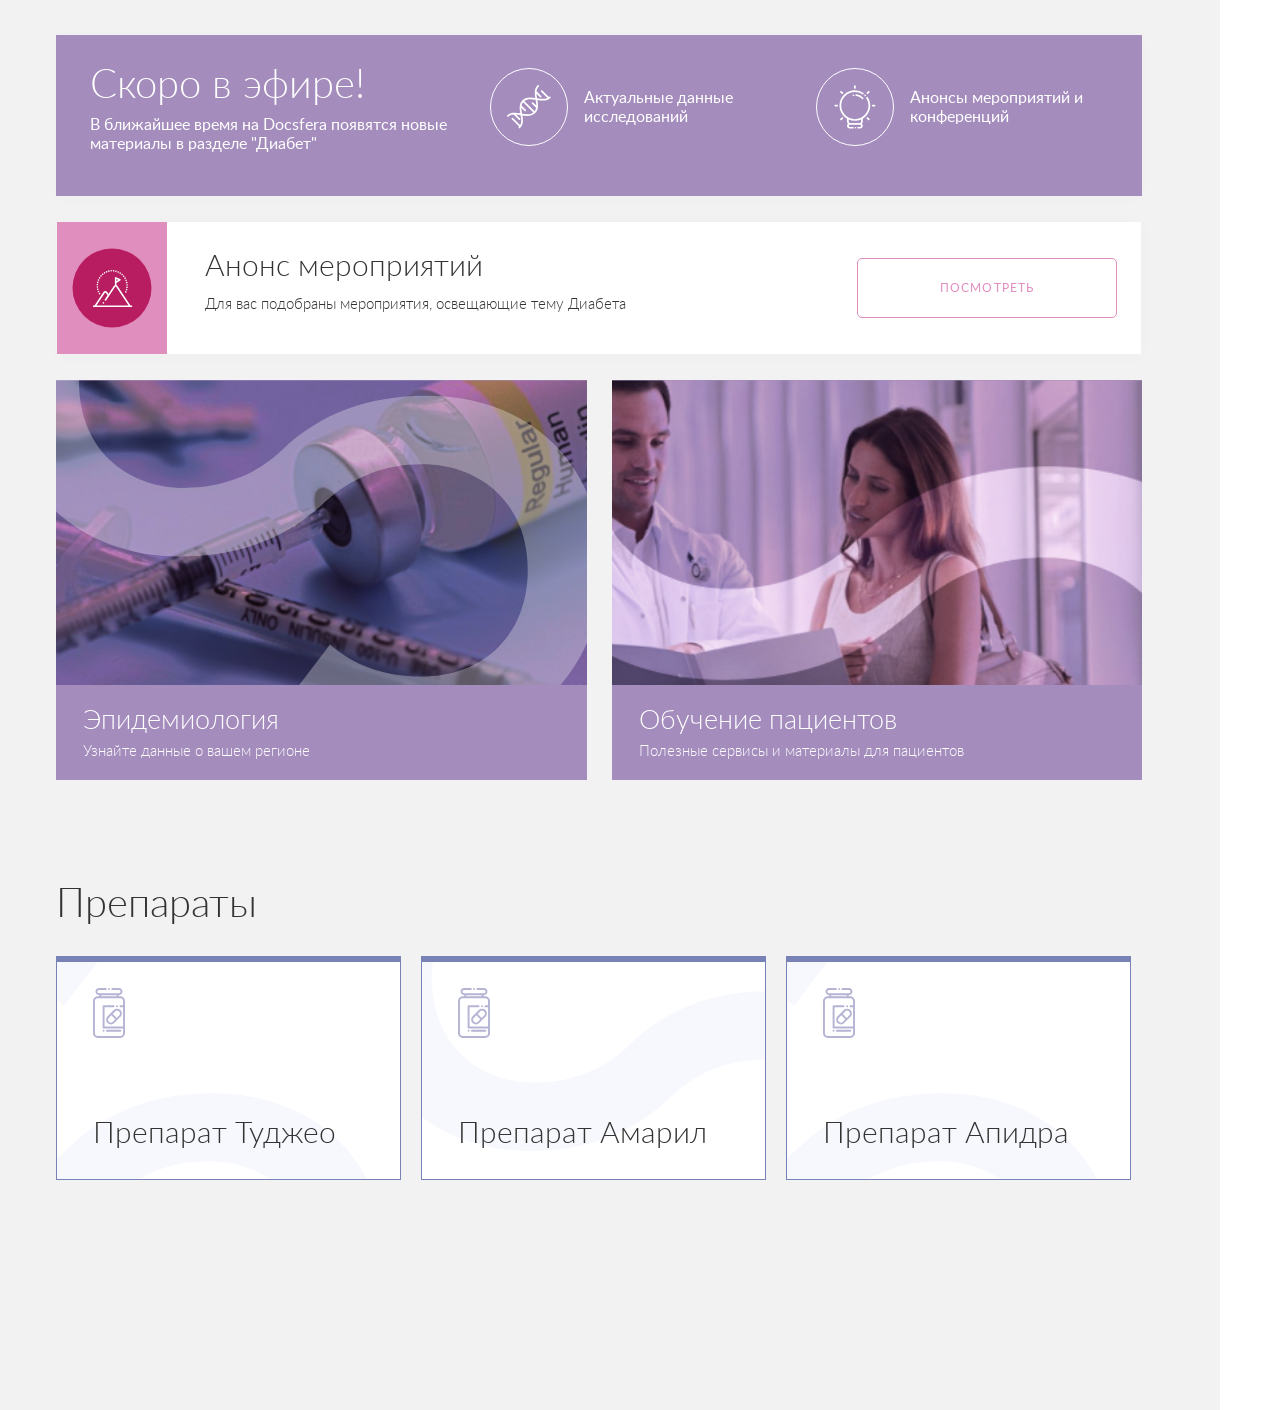
<file: dev/index.html>
<!doctype html>
<html class="no-js" lang="ru">

	<head>
		<meta charset="utf-8">
		<meta http-equiv="x-ua-compatible" content="ie=edge">
		<title>docsfera</title>
		<meta content="" name="description">
		<meta content="" name="keywords">
		<meta name="viewport" content="width=device-width, initial-scale=1">
		
		<meta content="telephone=no" name="format-detection">
		<!-- This make sence for mobile browsers. It means, that content has been optimized for mobile browsers -->
		<meta name="HandheldFriendly" content="true">
		
		
		<!--[if (gt IE 9)|!(IE)]><!--><link href="static/css/main.css" rel="stylesheet" type="text/css"><!--<![endif]-->
		
		
	</head>

	<body class="page">

		<div class="page__wrapper">
			<!-- <div class="aside"></div> -->
			<div class="main-contant">
				<div class="wide">
					<div class="wide__text">
						<h3 class="wide__title">Скоро в эфире!</h3>
						<p class="wide__desc">В ближайшее время на Docsfera появятся новые материалы в разделе "Диабет"</p>
					</div>
					<div class="wide__info">
						<div class="event">
							<div class="event__pic">
								<img class='icon' src="static/img/minified-svg/icon-dnk.svg" alt="dnk">
							</div>
							<div class="event__text">
								<p class="event__desc">Актуальные данные исследований</p>
							</div>
						</div>
						<div class="event">
							<div class="event__pic">
								<img class='icon' src="static/img/minified-svg/icon-lamp.svg" alt="lamp">
							</div>
							<div class="event__text">
								<p class="event__desc">Анонсы мероприятий и конференций</p>
							</div>
						</div>
					</div>
				</div>				
				<div class="anons">
					<div class="anons__pic">
						<div class="anons__subpic">
							<img class='anons__img' src="static/img/minified-svg/icon-goal.svg" alt="goal">
						</div>
					</div>
					<div class="anons__content">
						<div class="anons__text">
							<h4 class="anons__title">Анонс мероприятий</h4>
							<p class="anons__desc">Для вас подобраны мероприятия, освещающие тему Диабета</p>
						</div>
						<button class="btn btn_wide">посмотреть</button>
				
					</div>
				</div>				<div class="ambulance">
					<a href="#" class="ambulance__item">
						<div class="ambulance__pic">
							<img src="static/img/general/mask-01.png" alt="med" class="ambulance__img">
							<div class="ambulance__mask"></div>
						</div>
						<div class="ambulance__footer">
							<h5 class="ambulance__title">Эпидемиология</h5>
							<p class="ambulance__desc">Узнайте данные о вашем регионе</p>
						</div>
					</a>
				
					<a href="#" class="ambulance__item">
						<div class="ambulance__pic">
							<img src="static/img/general/mask-02.png" alt="med" class="ambulance__img">
				
						</div>
						<div class="ambulance__footer">
							<h5 class="ambulance__title">Обучение пациентов</h5>
							<p class="ambulance__desc">Полезные сервисы и материалы для пациентов</p>
						</div>
					</a>
				
				</div>
				<section class="section">
					<h2 class="section__title">Препараты</h2>
					<div class="drug">
						<a href="#" class="drug__item">
							<span class="drug__content">
								<img class='drug__pic' src="static/img/minified-svg/icon-medicine.svg" alt="dnk">
								<h4 class="drug__title">Препарат Туджео</h4>
							</span>
							<span class="drug__mask mask-01"></span>
						</a>
						<a href="#" class="drug__item">
							<span class="drug__content">
								<img class='drug__pic' src="static/img/minified-svg/icon-medicine.svg" alt="dnk">
								<h4 class="drug__title">Препарат Амарил</h4>
							</span>
							<span class="drug__mask mask-02"></span>
						</a>
						<a href="#" class="drug__item">
							<span class="drug__content">
								<img class='drug__pic' src="static/img/minified-svg/icon-medicine.svg" alt="dnk">
								<h4 class="drug__title">Препарат Апидра</h4>
							</span>
							<span class="drug__mask mask-01"></span>
						</a>
					</div>				</section>
			</div>

		</div>

	</body>

</html>
</file>
<file: dev/static/css/main.css>
/*! normalize.css v3.0.3 | MIT License | github.com/necolas/normalize.css */
/**
 * 1. Set default font family to sans-serif.
 * 2. Prevent iOS and IE text size adjust after device orientation change,
 *    without disabling user zoom.
 */
html {
  font-family: sans-serif;
  /* 1 */
  -ms-text-size-adjust: 100%;
  /* 2 */
  -webkit-text-size-adjust: 100%;
  /* 2 */
}

/**
 * Remove default margin.
 */
body {
  margin: 0;
}

/* HTML5 display definitions
   ========================================================================== */
/**
 * Correct `block` display not defined for any HTML5 element in IE 8/9.
 * Correct `block` display not defined for `details` or `summary` in IE 10/11
 * and Firefox.
 * Correct `block` display not defined for `main` in IE 11.
 */
article,
aside,
details,
figcaption,
figure,
footer,
header,
main,
menu,
nav,
section,
summary {
  display: block;
}

/**
 * 1. Correct `inline-block` display not defined in IE 8/9.
 * 2. Normalize vertical alignment of `progress` in Chrome, Firefox, and Opera.
 */
audio,
canvas,
progress,
video {
  display: inline-block;
  /* 1 */
  vertical-align: baseline;
  /* 2 */
}

/**
 * Prevent modern browsers from displaying `audio` without controls.
 * Remove excess height in iOS 5 devices.
 */
audio:not([controls]) {
  display: none;
  height: 0;
}

/**
 * Address `[hidden]` styling not present in IE 8/9/10.
 * Hide the `template` element in IE 8/9/10/11, Safari, and Firefox < 22.
 */
[hidden],
template {
  display: none;
}

/* Links
   ========================================================================== */
/**
 * Remove the gray background color from active links in IE 10.
 */
a {
  background-color: transparent;
}

/**
 * Improve readability of focused elements when they are also in an
 * active/hover state.
 */
a:active,
a:hover {
  outline: 0;
}

/* Text-level semantics
   ========================================================================== */
/**
 * Address styling not present in IE 8/9/10/11, Safari, and Chrome.
 */
abbr[title] {
  border-bottom: 1px dotted;
}

/**
 * Address style set to `bolder` in Firefox 4+, Safari, and Chrome.
 */
b,
strong {
  font-weight: bold;
}

/**
 * Address styling not present in Safari and Chrome.
 */
dfn {
  font-style: italic;
}

/**
 * Address styling not present in IE 8/9.
 */
mark {
  background: #ff0;
  color: #000;
}

/**
 * Prevent `sub` and `sup` affecting `line-height` in all browsers.
 */
sub,
sup {
  font-size: 75%;
  line-height: 0;
  position: relative;
  vertical-align: baseline;
}

sup {
  top: -0.5em;
}

sub {
  bottom: -0.25em;
}

/* Embedded content
   ========================================================================== */
/**
 * Remove border when inside `a` element in IE 8/9/10.
 */
img {
  border: 0;
}

/**
 * Correct overflow not hidden in IE 9/10/11.
 */
svg:not(:root) {
  overflow: hidden;
}

/* Grouping content
   ========================================================================== */
/**
 * Remove margin
 */
figure {
  margin: 0;
}

/**
 * Address differences between Firefox and other browsers.
 */
hr {
  box-sizing: content-box;
  height: 0;
}

/**
 * Contain overflow in all browsers.
 */
pre {
  overflow: auto;
}

/**
 * Address odd `em`-unit font size rendering in all browsers.
 */
code,
kbd,
pre,
samp {
  font-family: monospace, monospace;
  font-size: 1em;
}

/* Forms
   ========================================================================== */
/**
 * Known limitation: by default, Chrome and Safari on OS X allow very limited
 * styling of `select`, unless a `border` property is set.
 */
/**
 * 1. Correct color not being inherited.
 *    Known issue: affects color of disabled elements.
 * 2. Correct font properties not being inherited.
 * 3. Address margins set differently in Firefox 4+, Safari, and Chrome.
 */
button,
input,
optgroup,
select,
textarea {
  color: inherit;
  /* 1 */
  font: inherit;
  /* 2 */
  margin: 0;
  /* 3 */
}

fieldset {
  margin: 0;
  padding: 0;
  border: 0;
  outline: 0;
  font-size: 100%;
  vertical-align: baseline;
  background: transparent;
}

/**
 * Address `overflow` set to `hidden` in IE 8/9/10/11.
 */
button {
  overflow: visible;
}

/**
 * Address inconsistent `text-transform` inheritance for `button` and `select`.
 * All other form control elements do not inherit `text-transform` values.
 * Correct `button` style inheritance in Firefox, IE 8/9/10/11, and Opera.
 * Correct `select` style inheritance in Firefox.
 */
button,
select {
  text-transform: none;
}

/**
 * 1. Avoid the WebKit bug in Android 4.0.* where (2) destroys native `audio`
 *    and `video` controls.
 * 2. Correct inability to style clickable `input` types in iOS.
 * 3. Improve usability and consistency of cursor style between image-type
 *    `input` and others.
 */
button,
html input[type="button"],
input[type="reset"],
input[type="submit"] {
  -webkit-appearance: button;
  /* 2 */
  cursor: pointer;
  /* 3 */
}

/**
 * Re-set default cursor for disabled elements.
 */
button[disabled],
html input[disabled] {
  cursor: default;
}

/**
 * Remove inner padding and border in Firefox 4+.
 */
button::-moz-focus-inner,
input::-moz-focus-inner {
  border: 0;
  padding: 0;
}

/**
 * Address Firefox 4+ setting `line-height` on `input` using `!important` in
 * the UA stylesheet.
 */
input {
  line-height: normal;
}

/**
 * It's recommended that you don't attempt to style these elements.
 * Firefox's implementation doesn't respect box-sizing, padding, or width.
 *
 * 1. Address box sizing set to `content-box` in IE 8/9/10.
 * 2. Remove excess padding in IE 8/9/10.
 */
input[type="checkbox"],
input[type="radio"] {
  box-sizing: border-box;
  /* 1 */
  padding: 0;
  /* 2 */
}

/**
 * Fix the cursor style for Chrome's increment/decrement buttons. For certain
 * `font-size` values of the `input`, it causes the cursor style of the
 * decrement button to change from `default` to `text`.
 */
input[type="number"]::-webkit-inner-spin-button,
input[type="number"]::-webkit-outer-spin-button {
  height: auto;
}

/**
 * 1. Address `appearance` set to `searchfield` in Safari and Chrome.
 * 2. Address `box-sizing` set to `border-box` in Safari and Chrome
 *    (include `-moz` to future-proof).
 */
input[type="search"] {
  -webkit-appearance: textfield;
  /* 1 */
  /* 2 */
  box-sizing: content-box;
}

/**
 * Remove inner padding and search cancel button in Safari and Chrome on OS X.
 * Safari (but not Chrome) clips the cancel button when the search input has
 * padding (and `textfield` appearance).
 */
input[type="search"]::-webkit-search-cancel-button,
input[type="search"]::-webkit-search-decoration {
  -webkit-appearance: none;
}

/**
 * 1. Correct `color` not being inherited in IE 8/9/10/11.
 * 2. Remove padding so people aren't caught out if they zero out fieldsets.
 */
legend {
  border: 0;
  /* 1 */
  padding: 0;
  /* 2 */
}

/**
 * Remove default vertical scrollbar in IE 8/9/10/11.
 */
textarea {
  overflow: auto;
}

/**
 * Don't inherit the `font-weight` (applied by a rule above).
 * NOTE: the default cannot safely be changed in Chrome and Safari on OS X.
 */
optgroup {
  font-weight: bold;
}

/* Tables
   ========================================================================== */
/**
 * Remove most spacing between table cells.
 */
table {
  border-collapse: collapse;
  border-spacing: 0;
}

td,
th {
  padding: 0;
}

/* Blockquote
   ========================================================================== */
blockquote {
  margin: 0;
}

/* Your custom fonts here */
/* Example */
@font-face {
  font-family: "lato-regular-webfont";
  src: url("../fonts/lato-regular-webfont.woff2") format("woff2"), url("../fonts/lato-regular-webfont.woff") format("woff");
  font-weight: normal;
  font-style: normal;
}

@font-face {
  font-family: "lato-light-webfont";
  src: url("../fonts/lato-light-webfont.woff2") format("woff2"), url("../fonts/lato-light-webfont.woff") format("woff");
  font-weight: normal;
  font-style: normal;
}

.btn {
  display: inline-block;
  vertical-align: top;
  background-color: transparent;
  border: 0;
  padding: 0;
  outline: 0;
  margin: 0;
  max-width: 100%;
}

.btn_wide {
  height: 60px;
  width: 260px;
  font-size: 12px;
  letter-spacing: 1.2px;
  color: #E28DBF;
  text-transform: uppercase;
  border: 1px solid #E18DBF;
  border-radius: 5px;
  -webkit-transition: 0.4s;
  transition: 0.4s;
}

.btn_wide:hover {
  background-color: #E28DBF;
  color: #fff;
}

html ::-moz-selection {
  background: rgba(0, 0, 0, 0.2);
  color: #fff;
}

html ::selection {
  background: rgba(0, 0, 0, 0.2);
  color: #fff;
}

html ::-moz-selection {
  background: rgba(0, 0, 0, 0.2);
  color: #fff;
}

html, body {
  height: 100%;
  box-sizing: border-box;
}

body {
  color: #000;
  font-family: 'lato-regular-webfont', Arial, sans-serif;
}

* html .page__wrapper {
  height: 100%;
}

.aside {
  display: inline-block;
  width: 220px;
  background-color: red;
  min-height: 100%;
}

@media only screen and (max-width: 1024px) {
  .aside {
    display: none;
  }
}

.page__wrapper {
  display: -webkit-box;
  display: -ms-flexbox;
  display: flex;
}

.main-contant {
  width: 100%;
  max-width: 1220px;
  padding: 35px 78px 110px 56px;
  box-sizing: border-box;
  background-color: #F2F2F2;
}

@media only screen and (max-width: 670px) {
  .main-contant {
    padding: 20px 20px 60px;
  }
}

.main-contant * {
  box-sizing: border-box;
}

.section {
  margin-bottom: 100px;
}

.section__title {
  font-size: 40px;
  color: #333;
  font-family: 'lato-light-webfont', Arial, sans-serif;
}

a {
  text-decoration: none;
  outline: none;
}

h1, h2, h3, h4, h5, h6 {
  margin: 0 0 .8em;
  font-weight: normal;
  line-height: 1.1;
}

h1 {
  font-size: 2em;
}

h2 {
  font-size: 1.8em;
}

h3 {
  font-size: 1.6em;
}

h4 {
  font-size: 1.5em;
}

h5 {
  font-size: 1.4em;
}

h6 {
  font-size: 1.3em;
}

b, strong {
  font-weight: normal;
}

p {
  margin: 0;
}

.ambulance {
  display: -webkit-box;
  display: -ms-flexbox;
  display: flex;
  -webkit-box-pack: justify;
      -ms-flex-pack: justify;
          justify-content: space-between;
  margin-left: -25px;
  margin-bottom: 100px;
  -ms-flex-wrap: wrap;
      flex-wrap: wrap;
}

@media only screen and (max-width: 670px) {
  .ambulance {
    margin-bottom: 30px;
  }
}

.ambulance__item {
  width: calc(50% - 25px);
  margin-left: 25px;
  background-color: #A48CBD;
  -webkit-transition: 0.4s;
  transition: 0.4s;
}

.ambulance__item:hover {
  opacity: .8;
}

@media only screen and (max-width: 670px) {
  .ambulance__item {
    width: 100%;
    margin-bottom: 20px;
  }
}

.ambulance__pic {
  position: relative;
  height: 305px;
  overflow: hidden;
}

.ambulance__img {
  position: absolute;
  top: 50%;
  left: 50%;
  -webkit-transform: translate(-50%, -50%);
          transform: translate(-50%, -50%);
  min-width: 100%;
  min-height: 100%;
}

.ambulance__mask {
  position: absolute;
  top: 0;
  left: 0;
  width: 100%;
  height: 100%;
  opacity: .3;
  background: url("../img/minified-svg/mask.svg") 0% 0% no-repeat;
  background-size: 100% 100%;
}

.ambulance__footer {
  padding: 20px 27px;
}

.ambulance__title {
  font-size: 27px;
  color: #fff;
  margin-bottom: 5px;
  font-family: 'lato-light-webfont', Arial, sans-serif;
}

.ambulance__desc {
  color: #fff;
  font-size: 15px;
  font-family: 'lato-light-webfont', Arial, sans-serif;
}

.anons {
  display: -webkit-box;
  display: -ms-flexbox;
  display: flex;
  border: 1px solid #f0f0f0;
  background-color: #FFF;
  box-shadow: 0px 2px 15px rgba(0, 0, 0, 0.02);
  margin-bottom: 25px;
}

@media only screen and (max-width: 670px) {
  .anons {
    -ms-flex-wrap: wrap;
        flex-wrap: wrap;
  }
}

.anons__pic {
  width: 110px;
  min-width: 110px;
  position: relative;
  font-size: 0;
  background-color: #E08EBE;
}

@media only screen and (max-width: 670px) {
  .anons__pic {
    width: 100%;
    height: 110px;
  }
}

.anons__subpic {
  position: absolute;
  top: 50%;
  left: 50%;
  -webkit-transform: translate(-50%, -50%);
          transform: translate(-50%, -50%);
  display: inline-block;
  width: 79px;
  height: 79px;
  background-color: #B71D60;
  border-radius: 100%;
}

.anons__content {
  display: -webkit-box;
  display: -ms-flexbox;
  display: flex;
  -webkit-box-pack: justify;
      -ms-flex-pack: justify;
          justify-content: space-between;
  -ms-flex-wrap: wrap;
      flex-wrap: wrap;
  -webkit-box-flex: 1;
      -ms-flex: 1 1 auto;
          flex: 1 1 auto;
  padding: 26px 24px 26px 38px;
}

@media only screen and (max-width: 540px) {
  .anons__content {
    padding: 26px 20px;
  }
}

.anons__text {
  margin: 0 10px 10px 0;
}

.anons__title {
  font-size: 30px;
  margin-bottom: 10px;
  color: #333;
  font-family: 'lato-light-webfont', Arial, sans-serif;
}

.anons__desc {
  font-size: 15px;
  line-height: 1.6;
  color: #333;
  font-family: 'lato-light-webfont', Arial, sans-serif;
}

.anons__img {
  width: 40px;
  position: absolute;
  top: 50%;
  left: 50%;
  -webkit-transform: translate(-50%, -50%);
          transform: translate(-50%, -50%);
}

.anons .btn {
  margin: 10px 0;
}

@media only screen and (max-width: 540px) {
  .anons .btn {
    width: 100%;
    margin-bottom: 0;
  }
}

.drug {
  margin-left: -20px;
  display: -webkit-box;
  display: -ms-flexbox;
  display: flex;
  -ms-flex-wrap: wrap;
      flex-wrap: wrap;
}

.drug__item {
  position: relative;
  width: calc(33% - 20px);
  margin-left: 20px;
  margin-bottom: 20px;
  border: 1px solid #7882B6;
  border-top: 6px solid #7882B6;
  background-color: #FFF;
}

@media only screen and (max-width: 900px) {
  .drug__item {
    width: calc(50% - 20px);
  }
}

@media only screen and (max-width: 540px) {
  .drug__item {
    width: calc(100% - 20px);
  }
}

.drug__content {
  position: relative;
  display: block;
  height: 217px;
  display: -webkit-box;
  display: -ms-flexbox;
  display: flex;
  -ms-flex-wrap: wrap;
      flex-wrap: wrap;
  -webkit-box-orient: vertical;
  -webkit-box-direction: normal;
      -ms-flex-direction: column;
          flex-direction: column;
  -webkit-box-align: start;
      -ms-flex-align: start;
          align-items: flex-start;
  vertical-align: top;
  padding: 26px 36px 31px;
  overflow: hidden;
  z-index: 5;
}

.drug__title {
  margin: 0;
  margin-top: auto;
  font-size: 30px;
  color: #333;
  font-family: 'lato-light-webfont', Arial, sans-serif;
}

.drug__mask {
  position: absolute;
  top: 0;
  left: 0;
  width: 100%;
  height: 100%;
  z-index: 1;
}

.drug .mask-01 {
  background: url("../img/minified-svg/mask-01.svg") 0% 0% no-repeat;
  background-size: 100% 100%;
}

.drug .mask-02 {
  background: url("../img/general/mask-03.png") 0% 0% no-repeat;
  background-size: 100% 100%;
}

.wide {
  display: -webkit-box;
  display: -ms-flexbox;
  display: flex;
  -webkit-box-align: center;
      -ms-flex-align: center;
          align-items: center;
  -webkit-box-pack: justify;
      -ms-flex-pack: justify;
          justify-content: space-between;
  padding: 23px 0 40px 34px;
  background-color: #A48CBD;
  box-shadow: 0px 2px 15px rgba(0, 0, 0, 0.02);
  margin-bottom: 25px;
}

@media only screen and (max-width: 800px) {
  .wide {
    -ms-flex-wrap: wrap;
        flex-wrap: wrap;
  }
}

@media only screen and (max-width: 540px) {
  .wide {
    padding-left: 20px;
  }
}

.wide__text {
  max-width: 380px;
  min-width: 240px;
}

@media only screen and (max-width: 800px) {
  .wide__text {
    margin-bottom: 20px;
    min-width: 1px;
  }
}

.wide__title {
  font-size: 40px;
  margin-bottom: 10px;
  color: #fff;
  font-family: 'lato-light-webfont', Arial, sans-serif;
}

.wide__desc {
  font-size: 16px;
  color: #fff;
  font-family: 'lato-regular-webfont', Arial, sans-serif;
}

.wide__info {
  display: -webkit-box;
  display: -ms-flexbox;
  display: flex;
  -ms-flex-wrap: wrap;
      flex-wrap: wrap;
  -webkit-box-align: center;
      -ms-flex-align: center;
          align-items: center;
  -webkit-box-pack: end;
      -ms-flex-pack: end;
          justify-content: flex-end;
  padding-left: 20px;
  -webkit-box-flex: 1;
      -ms-flex: 1 1 660px;
          flex: 1 1 660px;
}

@media only screen and (max-width: 800px) {
  .wide__info {
    padding-left: 0;
  }
}

.event {
  display: -webkit-box;
  display: -ms-flexbox;
  display: flex;
  -webkit-box-align: center;
      -ms-flex-align: center;
          align-items: center;
  width: 50%;
  min-width: 240px;
  margin: 10px 0;
  padding-right: 10px;
  color: #fff;
}

@media only screen and (max-width: 1150px) {
  .event {
    width: 90%;
  }
}

@media only screen and (max-width: 800px) {
  .event {
    width: 50%;
  }
}

@media only screen and (max-width: 670px) {
  .event {
    width: 100%;
  }
}

.event__pic {
  display: -webkit-box;
  display: -ms-flexbox;
  display: flex;
  -webkit-box-align: center;
      -ms-flex-align: center;
          align-items: center;
  -webkit-box-pack: center;
      -ms-flex-pack: center;
          justify-content: center;
  min-width: 78px;
  height: 78px;
  border: 1px solid #fff;
  border-radius: 78px;
  text-align: center;
  font-size: 0;
  margin-right: 16px;
}

.event .icon {
  width: 44px;
  height: 44px;
  fill: #fff;
}

/*# sourceMappingURL=main.css.map */
</file>
